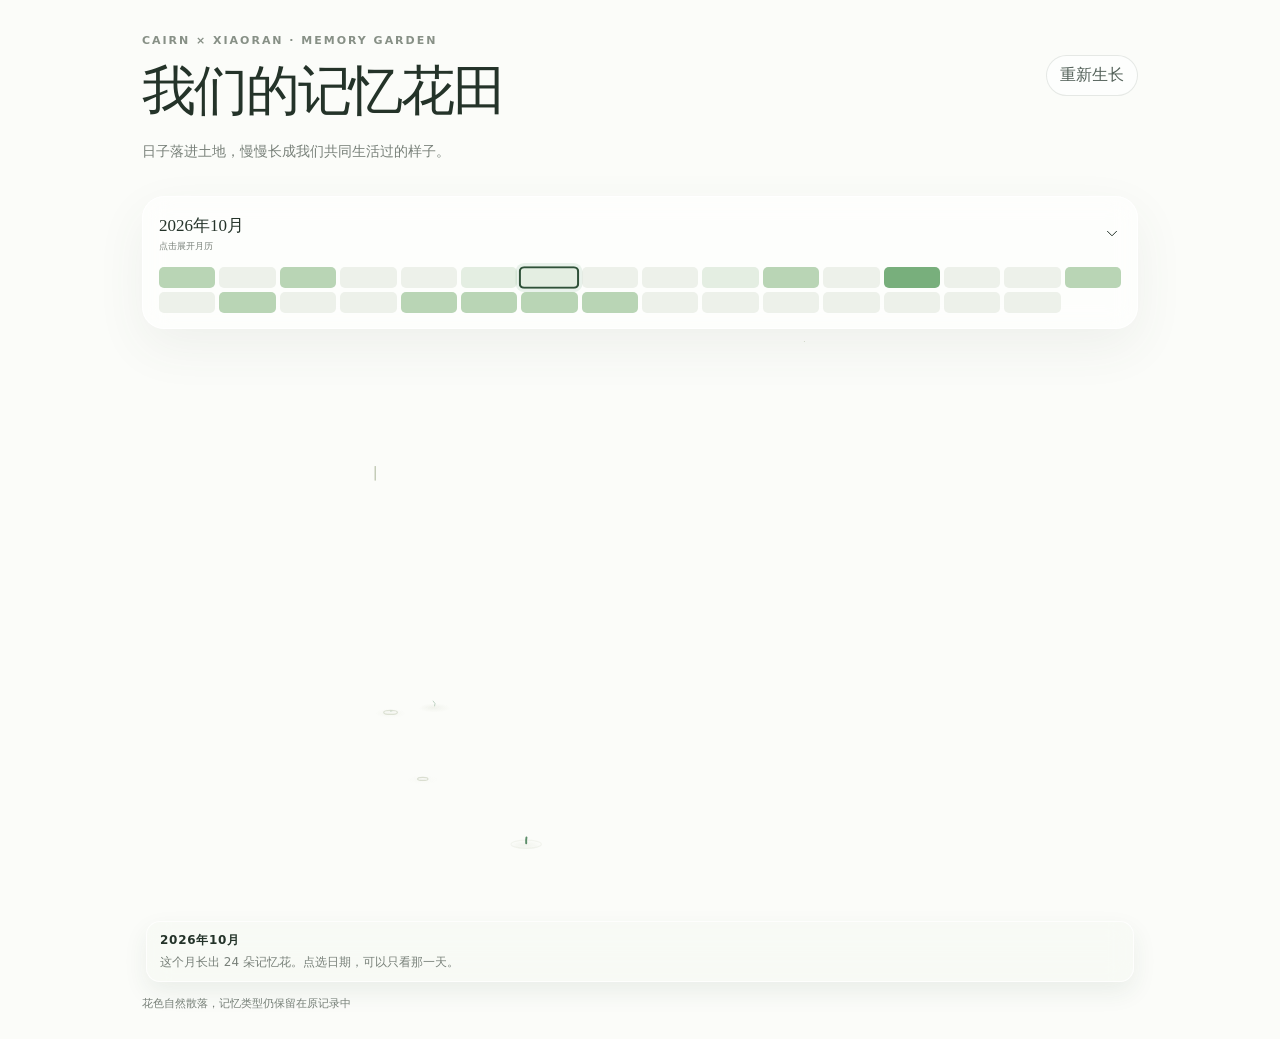
<file: index.html>
<!doctype html>
<html lang="zh-CN">
  <head>
    <meta charset="utf-8" />
    <meta name="viewport" content="width=device-width, initial-scale=1, viewport-fit=cover" />
    <meta name="theme-color" content="#f4f5ef" />
    <meta name="garden-allow-synthetic" content="true" />
    <title>我们的记忆花田 · 简易原型</title>
    <link rel="stylesheet" href="./styles.css?v=31" />
  </head>
  <body>
    <main class="garden-shell">
      <header class="intro">
        <p class="eyebrow">CAIRN × XIAORAN · MEMORY GARDEN</p>
        <div class="heading-row">
          <div>
            <h1>我们的记忆花田</h1>
            <p id="garden-caption">日子落进土地，慢慢长成我们共同生活过的样子。</p>
          </div>
          <button id="regrow" type="button" aria-label="重新生长花田">重新生长</button>
        </div>
      </header>

      <section class="calendar-panel t-acc" data-open="false" aria-label="月度记忆日历">
        <button class="calendar-summary t-acc-head" id="calendar-toggle" type="button" aria-expanded="false" aria-controls="calendar-detail">
          <span><strong id="month-label">读取月份</strong><small>点击展开月历</small></span>
          <span class="t-acc-chevron" aria-hidden="true"><svg viewBox="0 0 16 16"><path d="M4 6.5L8 10.5L12 6.5"/></svg></span>
        </button>
        <div id="month-preview" class="month-preview" aria-label="本月记忆分布预览"></div>
        <div class="t-acc-panel" id="calendar-detail"><div class="t-acc-panel-inner">
          <div class="legend month-nav">
            <button id="previous-month" type="button" aria-label="上个月">←</button>
            <span class="legend-scale">安静 <i></i><i></i><i></i><i></i> 丰盛</span>
            <button id="next-month" type="button" aria-label="下个月">→</button>
          </div>
          <div class="season-preview" aria-label="季节环境预览">
            <small>仅预览环境</small><button type="button" data-season-preview="auto">随月份</button>
            <button type="button" data-season-preview="3">春</button><button type="button" data-season-preview="6">夏</button>
            <button type="button" data-season-preview="9">秋</button><button type="button" data-season-preview="0">冬</button>
          </div>
          <div class="calendar-weekdays" aria-hidden="true">
            <span>一</span><span>二</span><span>三</span><span>四</span><span>五</span><span>六</span><span>日</span>
          </div>
          <div id="calendar" class="calendar" role="grid" aria-label="点击日期照亮对应记忆小花"></div>
        </div>
        </div>
      </section>

      <section class="garden-panel" aria-live="polite">
        <canvas id="garden" aria-label="由记忆日期、类型与权重生成的花田"></canvas>
      </section>

      <div class="garden-copy" aria-live="polite">
        <p id="date-label">全年记忆</p>
        <p id="memory-label">点击上方日期，看看那一天长出了什么。</p>
      </div>

      <footer class="types" aria-label="花田颜色说明">
        <span>花色自然散落，记忆类型仍保留在原记录中</span>
      </footer>
    </main>
    <script src="./garden.js?v=44"></script>
  </body>
</html>
</file>
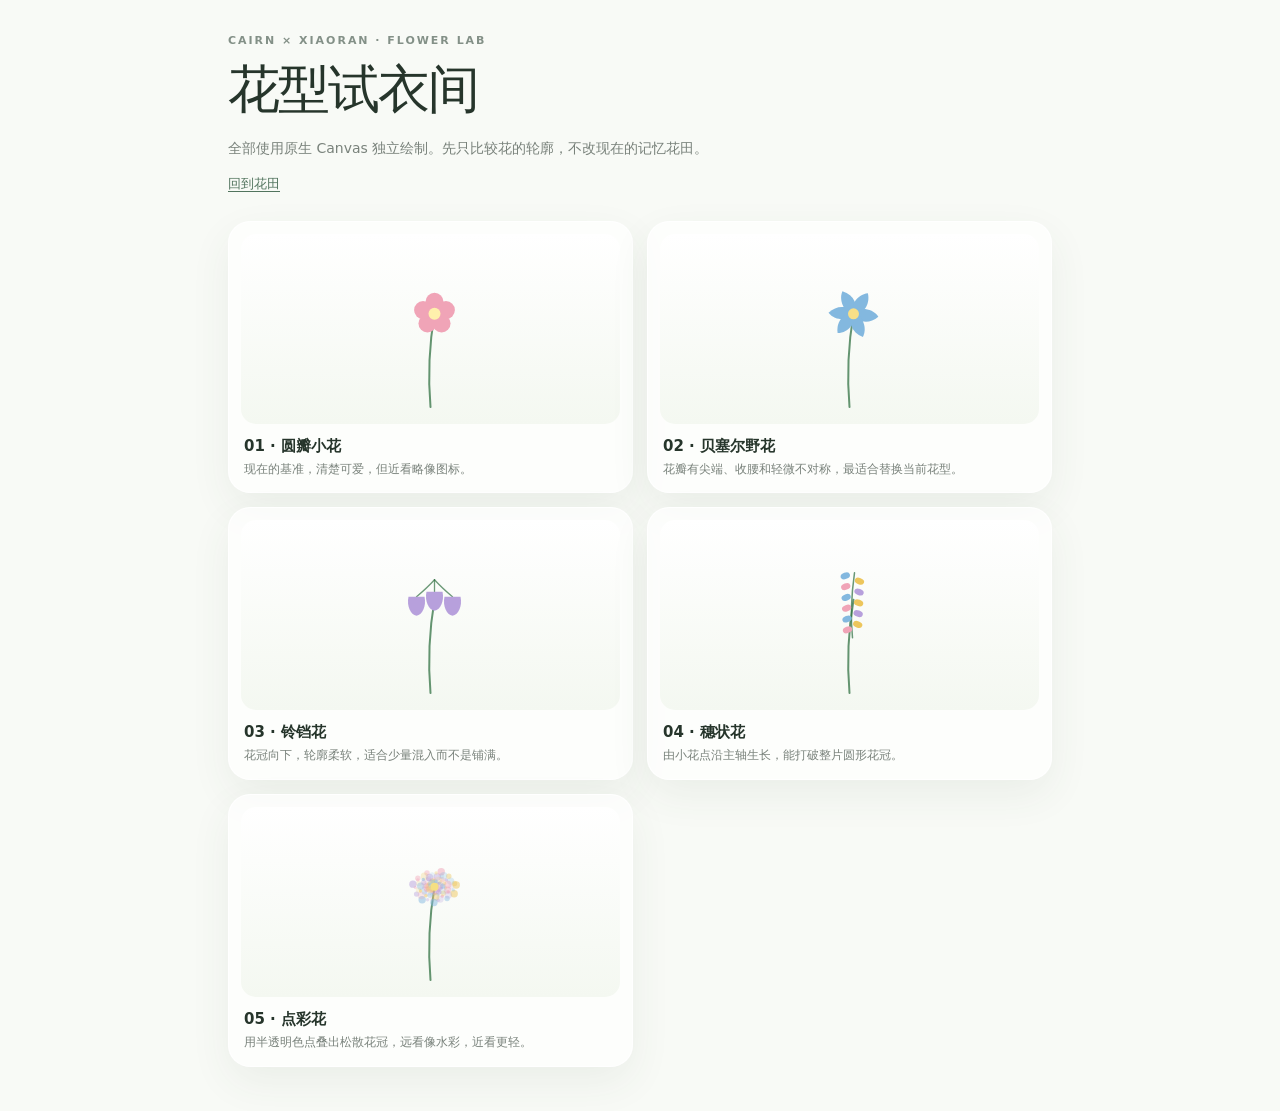
<file: flower-lab.html>
<!doctype html>
<html lang="zh-CN">
  <head>
    <meta charset="utf-8" />
    <meta name="viewport" content="width=device-width, initial-scale=1, viewport-fit=cover" />
    <meta name="theme-color" content="#f4f5ef" />
    <title>记忆花型试衣间</title>
    <link rel="stylesheet" href="./flower-lab.css?v=1" />
  </head>
  <body>
    <main>
      <header>
        <p class="eyebrow">CAIRN × XIAORAN · FLOWER LAB</p>
        <h1>花型试衣间</h1>
        <p>全部使用原生 Canvas 独立绘制。先只比较花的轮廓，不改现在的记忆花田。</p>
        <a href="./">回到花田</a>
      </header>
      <section class="grid">
        <article><canvas data-flower="round"></canvas><h2>01 · 圆瓣小花</h2><p>现在的基准，清楚可爱，但近看略像图标。</p></article>
        <article><canvas data-flower="bezier"></canvas><h2>02 · 贝塞尔野花</h2><p>花瓣有尖端、收腰和轻微不对称，最适合替换当前花型。</p></article>
        <article><canvas data-flower="bell"></canvas><h2>03 · 铃铛花</h2><p>花冠向下，轮廓柔软，适合少量混入而不是铺满。</p></article>
        <article><canvas data-flower="spike"></canvas><h2>04 · 穗状花</h2><p>由小花点沿主轴生长，能打破整片圆形花冠。</p></article>
        <article><canvas data-flower="stipple"></canvas><h2>05 · 点彩花</h2><p>用半透明色点叠出松散花冠，远看像水彩，近看更轻。</p></article>
      </section>
    </main>
    <script src="./flower-lab.js?v=1"></script>
  </body>
</html>
</file>
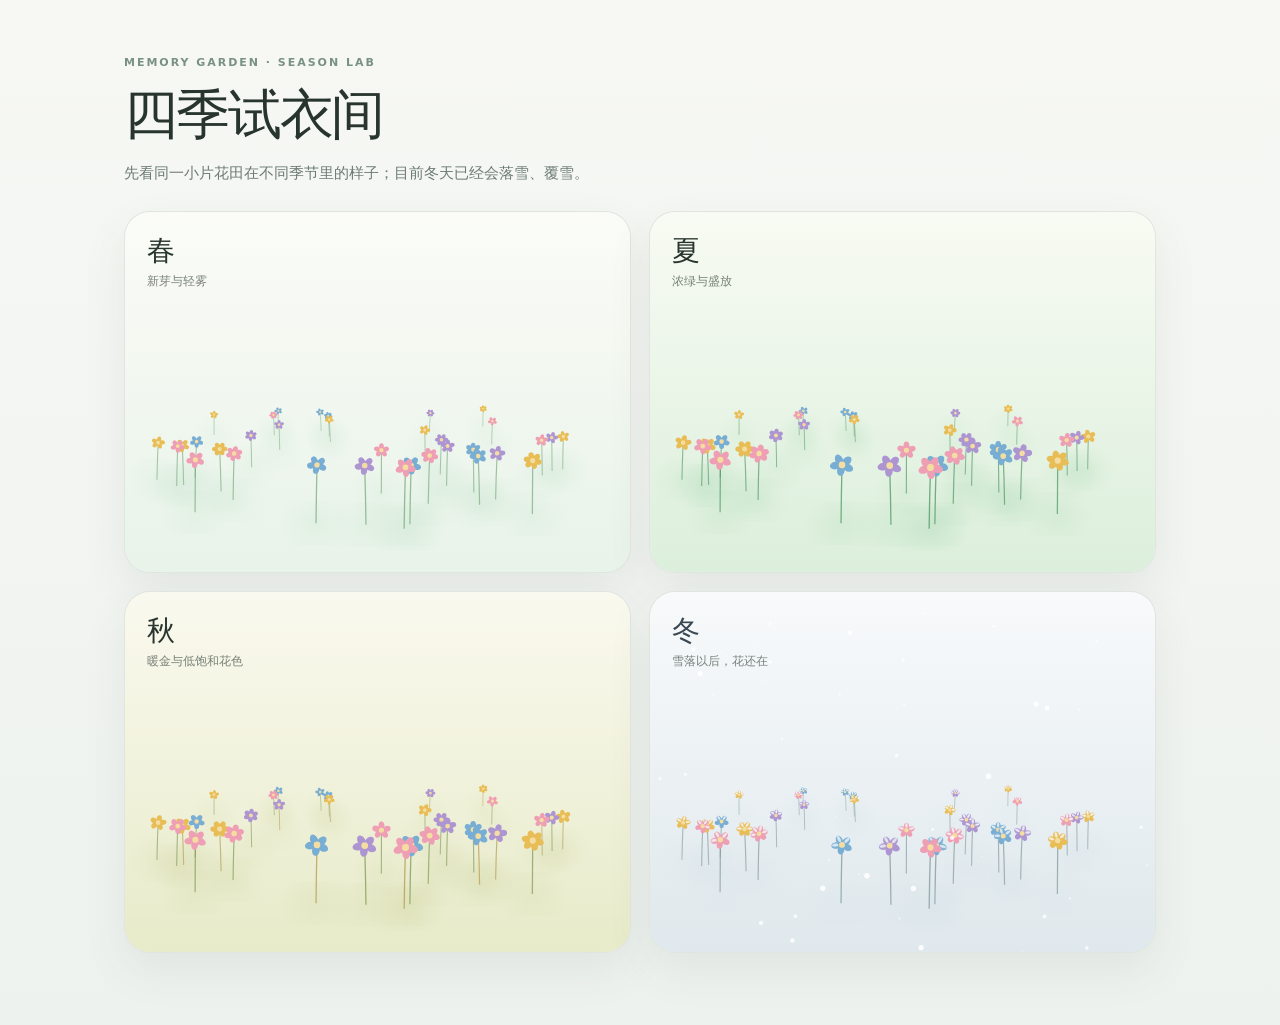
<file: season-lab.html>
<!doctype html>
<html lang="zh-CN">
  <head>
    <meta charset="utf-8" />
    <meta name="viewport" content="width=device-width, initial-scale=1, viewport-fit=cover" />
    <meta name="theme-color" content="#eef3f5" />
    <title>记忆花田 · 四季试衣间</title>
    <link rel="stylesheet" href="./season-lab.css?v=2" />
  </head>
  <body>
    <main>
      <header>
        <p class="eyebrow">MEMORY GARDEN · SEASON LAB</p>
        <h1>四季试衣间</h1>
        <p>先看同一小片花田在不同季节里的样子；目前冬天已经会落雪、覆雪。</p>
      </header>

      <section class="season-grid" aria-label="花田四季效果预览">
        <article class="season-card spring">
          <div class="card-copy"><strong>春</strong><span>新芽与轻雾</span></div>
          <canvas data-season="spring" aria-label="春季花田"></canvas>
        </article>
        <article class="season-card summer">
          <div class="card-copy"><strong>夏</strong><span>浓绿与盛放</span></div>
          <canvas data-season="summer" aria-label="夏季花田"></canvas>
        </article>
        <article class="season-card autumn">
          <div class="card-copy"><strong>秋</strong><span>暖金与低饱和花色</span></div>
          <canvas data-season="autumn" aria-label="秋季花田"></canvas>
        </article>
        <article class="season-card winter">
          <div class="card-copy"><strong>冬</strong><span>雪落以后，花还在</span></div>
          <canvas data-season="winter" aria-label="飘雪并覆雪的冬季花田"></canvas>
        </article>
      </section>
    </main>
    <script src="./season-lab.js?v=2"></script>
  </body>
</html>
</file>
<file: styles.css>
:root {
  --paper: #f4f5ef;
  --ink: #243329;
  --muted: #788079;
  --line: rgba(48, 78, 57, 0.12);
  --green-1: #e4eee2;
  --green-2: #b9d5b5;
  --green-3: #78af7c;
  --green-4: #387a4f;
  --duration-fast: 250ms;
  --duration-very-slow: 500ms;
  --ease-smooth-out: cubic-bezier(0.22, 1, 0.36, 1);
  --acc-expand: 250ms;
  --acc-collapse: 250ms;
  --acc-chevron: 250ms;
  --acc-ease: cubic-bezier(0.22, 1, 0.36, 1);
  --season-sky-top: #fbfcf7;
  --season-sky-bottom: #e8f3e9;
}

@property --season-sky-top { syntax: "<color>"; inherits: true; initial-value: #fbfcf7; }
@property --season-sky-bottom { syntax: "<color>"; inherits: true; initial-value: #e8f3e9; }

* { box-sizing: border-box; }

body {
  margin: 0;
  min-width: 320px;
  color: var(--ink);
  background: #fbfcf9;
  font-family: ui-rounded, "SF Pro Rounded", "PingFang SC", system-ui, sans-serif;
}

button { font: inherit; }

.garden-shell {
  width: min(100%, 1040px);
  min-height: 100vh;
  margin: 0 auto;
  padding: max(34px, env(safe-area-inset-top)) 22px max(28px, env(safe-area-inset-bottom));
}

.eyebrow {
  margin: 0 0 8px;
  color: #879086;
  font-size: 11px;
  font-weight: 760;
  letter-spacing: .18em;
}

.heading-row {
  display: flex;
  align-items: flex-start;
  justify-content: space-between;
  gap: 18px;
}

h1 {
  margin: 0;
  font-family: Georgia, "Songti SC", serif;
  font-size: clamp(30px, 7vw, 54px);
  font-weight: 500;
  letter-spacing: -.04em;
}

.intro p:last-child {
  max-width: 580px;
  margin: 12px 0 0;
  color: var(--muted);
  font-size: 14px;
  line-height: 1.7;
}

#regrow {
  flex: 0 0 auto;
  border: 1px solid var(--line);
  border-radius: 999px;
  padding: 9px 13px;
  color: #536159;
  background: rgba(255,255,255,.58);
  cursor: pointer;
  transition: transform var(--duration-fast) var(--ease-smooth-out), background-color var(--duration-fast) var(--ease-smooth-out);
}

#regrow:active { transform: scale(.96); }
#regrow:hover { background: rgba(255,255,255,.94); }

.calendar-panel {
  margin-top: 32px;
  padding: 17px 16px 15px;
  border: 1px solid rgba(255,255,255,.9);
  border-radius: 22px;
  background: rgba(255,255,255,.52);
  box-shadow: 0 18px 50px rgba(64, 87, 65, .07);
  backdrop-filter: blur(14px);
}
.calendar-summary { display: flex; width: 100%; align-items: center; justify-content: space-between; padding: 0; border: 0; color: var(--ink); background: transparent; text-align: left; cursor: pointer; }
.calendar-summary > span:first-child { display: grid; gap: 3px; }
.calendar-summary strong { font-family: Georgia, "Songti SC", serif; font-size: 17px; font-weight: 520; }
.calendar-summary small { color: var(--muted); font-size: 9px; font-weight: 500; }
.calendar-summary svg { width: 18px; height: 18px; fill: none; stroke: currentColor; stroke-linecap: round; stroke-linejoin: round; }
.month-preview {
  display: grid;
  grid-template-columns: repeat(16, minmax(0, 1fr));
  gap: 4px;
  margin-top: 14px;
}
.month-preview i {
  position: relative;
  height: clamp(15px, 3.8vw, 21px);
  border-radius: 5px;
  background: #edf1ea;
  box-shadow: inset 0 0 0 0 rgba(40,62,48,0);
  transform: scale(1);
  transition:
    transform var(--duration-fast) var(--ease-smooth-out),
    box-shadow var(--duration-fast) var(--ease-smooth-out),
    background-color var(--duration-fast) var(--ease-in-out);
}
.month-preview i[data-level="1"] { background: var(--green-1); }
.month-preview i[data-level="2"] { background: var(--green-2); }
.month-preview i[data-level="3"] { background: var(--green-3); }
.month-preview i[data-level="4"] { background: var(--green-4); }
.month-preview i.is-raining {
  z-index: 1;
  box-shadow: inset 0 0 0 2px #2f5139, 0 0 0 3px rgba(94,154,105,.12);
  transform: scale(1.08);
}

/* grid-template-rows 0fr → 1fr gives a clean height animation
   with no JS measurement; the inner element clips overflow. */
.t-acc-panel {
  display: grid;
  grid-template-rows: 0fr;
  transition: grid-template-rows var(--acc-collapse) var(--acc-ease);
}
.t-acc[data-open="true"] .t-acc-panel {
  grid-template-rows: 1fr;
  transition: grid-template-rows var(--acc-expand) var(--acc-ease);
}
.t-acc-panel-inner {
  overflow: hidden;
  opacity: 0;
  filter: blur(2px);
  transition:
    opacity var(--acc-collapse) var(--acc-ease),
    filter var(--acc-collapse) var(--acc-ease);
}
.t-acc[data-open="true"] .t-acc-panel-inner {
  opacity: 1;
  filter: blur(0);
  transition:
    opacity var(--acc-expand) var(--acc-ease),
    filter var(--acc-expand) var(--acc-ease);
}
.t-acc-chevron {
  display: inline-flex;
  transform: scaleY(1);
  transform-origin: center;
  transition: transform var(--acc-chevron) var(--acc-ease);
}
.t-acc-chevron path { vector-effect: non-scaling-stroke; }
.t-acc[data-open="true"] .t-acc-chevron { transform: scaleY(-1); }
.t-acc[data-open="true"] .month-preview { display: none; }
.t-acc-panel-inner > .month-nav { margin-top: 12px; }

.legend {
  display: flex;
  justify-content: space-between;
  align-items: center;
  margin-bottom: 12px;
  color: var(--muted);
  font-size: 11px;
}
.month-nav { margin-bottom: 10px; color: var(--ink); }
.month-nav strong { font-family: Georgia, "Songti SC", serif; font-size: 17px; font-weight: 520; }
.month-nav button { width: 30px; height: 30px; border: 1px solid var(--line); border-radius: 9px; color: #607067; background: rgba(255,255,255,.6); cursor: pointer; }
.season-preview { display: flex; align-items: center; justify-content: center; gap: 5px; margin: 0 auto 10px; color: var(--muted); }
.season-preview small { margin-right: 3px; font-size: 9px; }
.season-preview button { min-width: 27px; height: 25px; padding: 0 7px; border: 1px solid var(--line); border-radius: 999px; color: #69766e; background: rgba(255,255,255,.54); font-size: 9px; cursor: pointer; }
.season-preview button.is-active { border-color: #52695a; color: #2f4436; background: rgba(255,255,255,.92); }
.calendar-scale { justify-content: flex-end; margin: 10px 0 0; }
.calendar-weekdays {
  display: grid;
  grid-template-columns: repeat(7, minmax(0, 1fr));
  width: min(100%, 280px);
  margin: 0 auto 5px;
  color: #8a928c;
  font-size: 9px;
  text-align: center;
}

.legend-scale { display: inline-flex; align-items: center; gap: 4px; }
.legend i { width: 9px; height: 9px; border-radius: 3px; }
.legend i:nth-child(1) { background: var(--green-1); }
.legend i:nth-child(2) { background: var(--green-2); }
.legend i:nth-child(3) { background: var(--green-3); }
.legend i:nth-child(4) { background: var(--green-4); }

.calendar {
  display: grid;
  grid-template-columns: repeat(7, minmax(0, 1fr));
  gap: 3px;
  width: min(100%, 280px);
  margin-inline: auto;
}
.calendar.is-changing { animation: calendar-reveal var(--duration-fast) var(--ease-smooth-out); }
@keyframes calendar-reveal { from { opacity: .35; transform: translateY(4px); } to { opacity: 1; transform: none; } }

.day {
  min-width: 0;
  border: 0;
  position: relative;
  display: grid;
  min-height: 29px;
  place-items: center;
  border-radius: 8px;
  background: var(--green-1);
  cursor: pointer;
  transition: transform var(--duration-fast) var(--ease-smooth-out), outline-color var(--duration-fast) var(--ease-smooth-out);
}
.day-spacer { min-height: 29px; }
.day span { position: relative; z-index: 1; font-size: 10px; }
.day small { position: absolute; right: 4px; bottom: 3px; font-size: 7px; opacity: .7; }
.day[data-outside="true"] { opacity: .28; }

.day[data-level="0"] { background: #edf1ea; }
.day[data-level="1"] { background: var(--green-1); }
.day[data-level="2"] { background: var(--green-2); }
.day[data-level="3"] { background: var(--green-3); }
.day[data-level="4"] { background: var(--green-4); }
.day:hover, .day:focus-visible { transform: translateY(-2px) scale(1.12); outline: 2px solid rgba(45,104,65,.28); outline-offset: 1px; }
.day.is-active { outline: 2px solid #283e30; outline-offset: 2px; }
.day.is-raining {
  transform: translateY(-2px) scale(1.12);
  outline: 2px solid rgba(45,104,65,.34);
  outline-offset: 1px;
  box-shadow: 0 0 0 4px rgba(94,154,105,.1);
}

.garden-panel {
  position: relative;
  min-height: 500px;
  margin-top: 12px;
  overflow: hidden;
  border-radius: 26px;
  background: transparent;
}

#garden { display: block; width: 100%; height: 580px; }

.garden-copy {
  margin: 0 4px 10px;
  padding: 10px 13px;
  border: 1px solid rgba(255,255,255,.7);
  border-radius: 14px;
  background: rgba(247,249,244,.68);
  box-shadow: 0 10px 24px rgba(42,74,52,.08);
  backdrop-filter: blur(12px);
}

.garden-copy p { margin: 0; }
#date-label { font-size: 12px; font-weight: 760; letter-spacing: .06em; }
#memory-label { margin-top: 4px; color: var(--muted); font-size: 12px; line-height: 1.5; }

.types { display: flex; flex-wrap: wrap; gap: 8px 16px; margin-top: 14px; color: var(--muted); font-size: 11px; }
.types span { display: inline-flex; align-items: center; gap: 6px; }
.types i { width: 8px; height: 8px; border-radius: 50%; }
.types .relationship { background: #f4a3b7; }
.types .shared { background: #efc85d; }
.types .project { background: #80b6df; }
.types .reflection { background: #b59cda; }

@media (max-width: 620px) {
  .garden-shell { padding-inline: 14px; }
  .heading-row { align-items: flex-end; }
  #regrow { padding: 8px 11px; font-size: 12px; }
  .calendar-panel { padding-inline: 11px; }
  .garden-panel { min-height: 460px; }
  #garden { height: 520px; }
}

@media (prefers-reduced-motion: reduce) {
  *, *::before, *::after { animation-duration: 1ms !important; animation-delay: 0ms !important; transition-duration: 1ms !important; }
  .t-acc-panel, .t-acc-panel-inner, .t-acc-chevron {
    transition: none !important;
  }
  .month-preview i { transform: none !important; }
}
</file>
<file: flower-lab.css>
:root { color-scheme: light; --ink:#26352b; --muted:#79827b; --line:rgba(47,79,58,.11); }
* { box-sizing:border-box; }
body { margin:0; background:#f8faf6; color:var(--ink); font-family:ui-rounded,"SF Pro Rounded","PingFang SC",system-ui,sans-serif; }
main { width:min(100%,860px); margin:auto; padding:max(34px,env(safe-area-inset-top)) 18px 44px; }
.eyebrow { margin:0 0 8px; color:#839087; font-size:11px; font-weight:760; letter-spacing:.18em; }
h1 { margin:0; font-family:Georgia,"Songti SC",serif; font-size:clamp(32px,8vw,52px); font-weight:500; letter-spacing:-.04em; }
header>p:not(.eyebrow) { max-width:540px; margin:12px 0; color:var(--muted); font-size:14px; line-height:1.7; }
a { color:#52745e; font-size:13px; text-underline-offset:3px; }
.grid { display:grid; grid-template-columns:repeat(2,minmax(0,1fr)); gap:14px; margin-top:28px; }
article { overflow:hidden; padding:12px 12px 14px; border:1px solid rgba(255,255,255,.92); border-radius:22px; background:rgba(255,255,255,.68); box-shadow:0 15px 42px rgba(53,82,61,.07); }
canvas { display:block; width:100%; height:190px; border-radius:15px; background:linear-gradient(#fff,#f4f8f1); }
h2 { margin:13px 3px 4px; font-size:15px; }
article p { margin:0 3px; color:var(--muted); font-size:12px; line-height:1.55; }
@media(max-width:620px){ .grid{grid-template-columns:1fr;} canvas{height:176px;} }
</file>
<file: season-lab.css>
:root {
  --duration-quick: 150ms;
  --duration-fast: 250ms;
  --ease-smooth-out: cubic-bezier(.22, 1, .36, 1);
}

* { box-sizing: border-box; }

body {
  margin: 0;
  min-height: 100vh;
  color: #28342e;
  background: linear-gradient(180deg, #f7f8f4, #edf2ef);
  font-family: ui-serif, "Songti SC", "Noto Serif SC", serif;
}

main { width: min(1080px, 100%); margin: 0 auto; padding: 56px 24px 72px; }
header { margin-bottom: 28px; }
.eyebrow { margin: 0 0 10px; color: #799084; font: 600 11px/1.2 ui-sans-serif, system-ui; letter-spacing: .18em; }
h1 { margin: 0; font-size: clamp(32px, 6vw, 54px); font-weight: 520; letter-spacing: -.04em; }
header > p:last-child { margin: 12px 0 0; color: #6d7b74; font-size: 15px; }

.season-grid { display: grid; grid-template-columns: repeat(2, minmax(0, 1fr)); gap: 18px; }
.season-card {
  position: relative;
  min-height: 360px;
  overflow: hidden;
  border: 1px solid rgba(91, 111, 101, .14);
  border-radius: 26px;
  background: #f6f8f4;
  box-shadow: 0 18px 45px rgba(59, 78, 68, .08);
  transition: transform var(--duration-fast) var(--ease-smooth-out), box-shadow var(--duration-fast) var(--ease-smooth-out);
}
.season-card:hover { transform: translateY(-3px); box-shadow: 0 23px 52px rgba(59, 78, 68, .12); }
.season-card canvas { display: block; width: 100%; height: 360px; }
.card-copy { position: absolute; z-index: 2; top: 20px; left: 22px; display: grid; pointer-events: none; }
.card-copy strong { font-size: 28px; font-weight: 520; }
.card-copy span { margin-top: 3px; color: rgba(42, 57, 49, .62); font-size: 12px; }
.winter .card-copy { color: #394852; }

@media (max-width: 720px) {
  main { padding: 36px 14px 48px; }
  .season-grid { grid-template-columns: 1fr; gap: 14px; }
  .season-card, .season-card canvas { min-height: 330px; height: 330px; }
}

@media (prefers-reduced-motion: reduce) {
  .season-card { transition: none; }
  .season-card:hover { transform: none; }
}
</file>
